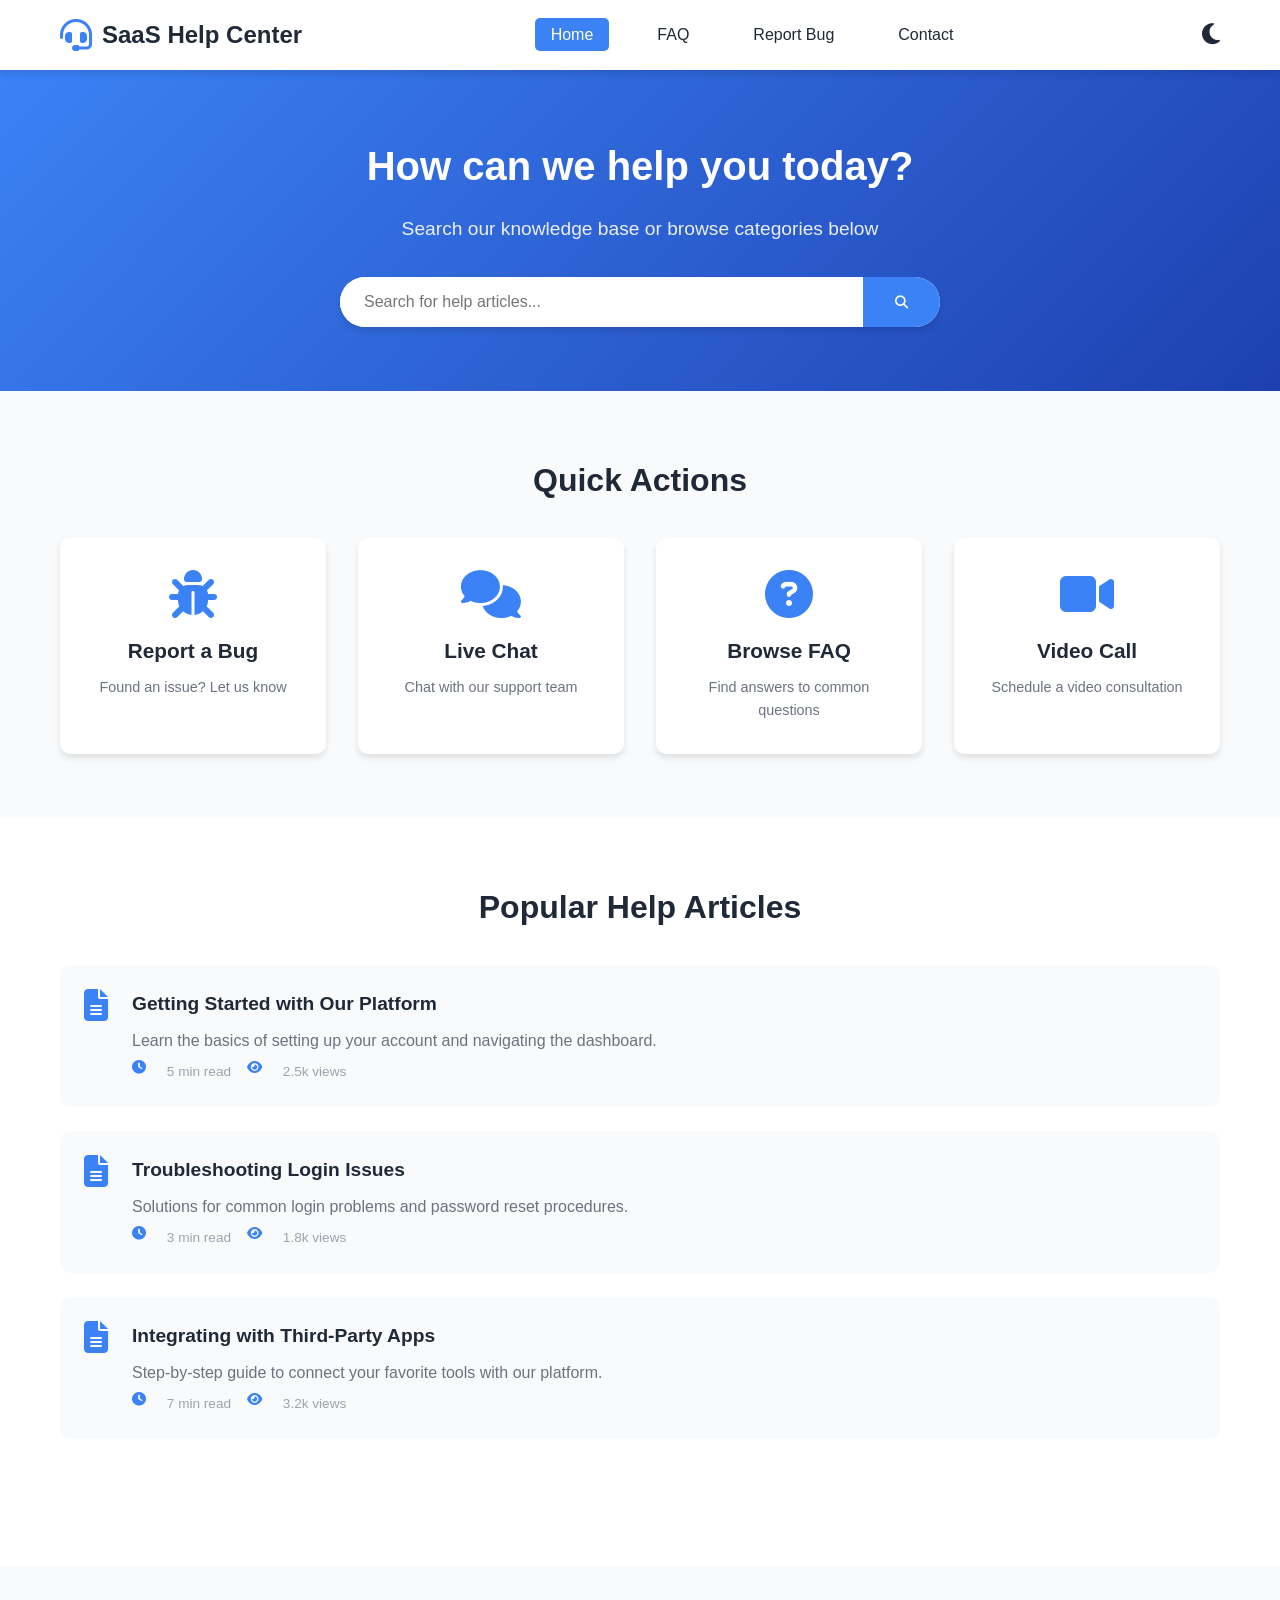
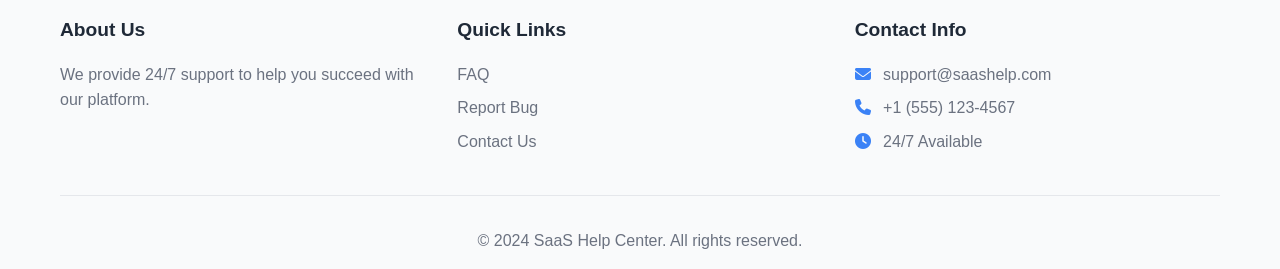
<file: index.html>
<!doctype html>
<html lang="en">
    <head>
        <meta charset="UTF-8" />
        <meta name="viewport" content="width=device-width, initial-scale=1.0" />
        <title>SaaS Help Center - Support Portal</title>

        <!-- CSS Files -->
        <link rel="stylesheet" href="css/style.css" />
        <link rel="stylesheet" href="css/responsive.css" />
        <link rel="stylesheet" href="css/animations.css" />

        <!-- jQuery CDN -->
        <script src="https://code.jquery.com/jquery-3.6.0.min.js"></script>

        <!-- Font Awesome for Icons -->
        <link rel="stylesheet" href="https://cdnjs.cloudflare.com/ajax/libs/font-awesome/6.4.0/css/all.min.css" />
    </head>
    <body>
        <!-- Header Section -->
        <header class="header">
            <div class="container">
                <div class="logo">
                    <i class="fas fa-headset"></i>
                    <h1>SaaS Help Center</h1>
                </div>
                <nav class="navbar">
                    <ul>
                        <li><a href="index.html" class="active">Home</a></li>
                        <li><a href="faq.html">FAQ</a></li>
                        <li><a href="bug-report.html">Report Bug</a></li>
                        <li><a href="contact.html">Contact</a></li>
                    </ul>
                </nav>
                <button id="theme-toggle" class="theme-toggle">
                    <i class="fas fa-moon"></i>
                </button>
            </div>
        </header>

        <!-- Hero Section with Search -->
        <section class="hero">
            <div class="container">
                <h2>How can we help you today?</h2>
                <p>Search our knowledge base or browse categories below</p>

                <div class="search-box">
                    <input type="text" id="search-input" placeholder="Search for help articles..." />
                    <button id="search-btn">
                        <i class="fas fa-search"></i>
                    </button>
                </div>

                <div id="search-results" class="search-results"></div>
            </div>
        </section>

        <!-- Quick Actions -->
        <section class="quick-actions">
            <div class="container">
                <h3>Quick Actions</h3>
                <div class="action-grid">
                    <a href="bug-report.html" class="action-card">
                        <i class="fas fa-bug"></i>
                        <h4>Report a Bug</h4>
                        <p>Found an issue? Let us know</p>
                    </a>
                    <a href="contact.html" class="action-card">
                        <i class="fas fa-comments"></i>
                        <h4>Live Chat</h4>
                        <p>Chat with our support team</p>
                    </a>
                    <a href="faq.html" class="action-card">
                        <i class="fas fa-question-circle"></i>
                        <h4>Browse FAQ</h4>
                        <p>Find answers to common questions</p>
                    </a>
                    <a href="contact.html" class="action-card">
                        <i class="fas fa-video"></i>
                        <h4>Video Call</h4>
                        <p>Schedule a video consultation</p>
                    </a>
                </div>
            </div>
        </section>

        <!-- Popular Articles -->
        <section class="popular-articles">
            <div class="container">
                <h3>Popular Help Articles</h3>
                <div class="articles-list">
                    <article class="article-item">
                        <i class="fas fa-file-alt"></i>
                        <div class="article-content">
                            <h4>Getting Started with Our Platform</h4>
                            <p>Learn the basics of setting up your account and navigating the dashboard.</p>
                            <span class="article-meta">
                                <i class="fas fa-clock"></i> 5 min read <i class="fas fa-eye"></i> 2.5k views
                            </span>
                        </div>
                    </article>
                    <article class="article-item">
                        <i class="fas fa-file-alt"></i>
                        <div class="article-content">
                            <h4>Troubleshooting Login Issues</h4>
                            <p>Solutions for common login problems and password reset procedures.</p>
                            <span class="article-meta">
                                <i class="fas fa-clock"></i> 3 min read <i class="fas fa-eye"></i> 1.8k views
                            </span>
                        </div>
                    </article>
                    <article class="article-item">
                        <i class="fas fa-file-alt"></i>
                        <div class="article-content">
                            <h4>Integrating with Third-Party Apps</h4>
                            <p>Step-by-step guide to connect your favorite tools with our platform.</p>
                            <span class="article-meta">
                                <i class="fas fa-clock"></i> 7 min read <i class="fas fa-eye"></i> 3.2k views
                            </span>
                        </div>
                    </article>
                </div>
            </div>
        </section>

        <!-- Footer -->
        <footer class="footer">
            <div class="container">
                <div class="footer-content">
                    <div class="footer-section">
                        <h4>About Us</h4>
                        <p>We provide 24/7 support to help you succeed with our platform.</p>
                    </div>
                    <div class="footer-section">
                        <h4>Quick Links</h4>
                        <ul>
                            <li><a href="faq.html">FAQ</a></li>
                            <li><a href="bug-report.html">Report Bug</a></li>
                            <li><a href="contact.html">Contact Us</a></li>
                        </ul>
                    </div>
                    <div class="footer-section">
                        <h4>Contact Info</h4>
                        <p><i class="fas fa-envelope"></i> support@saashelp.com</p>
                        <p><i class="fas fa-phone"></i> +1 (555) 123-4567</p>
                        <p><i class="fas fa-clock"></i> 24/7 Available</p>
                    </div>
                </div>
                <div class="footer-bottom">
                    <p>&copy; 2024 SaaS Help Center. All rights reserved.</p>
                </div>
            </div>
        </footer>

        <!-- JavaScript Files -->
        <script src="js/main.js"></script>
        <script src="js/search.js"></script>
    </body>
</html>
</file>
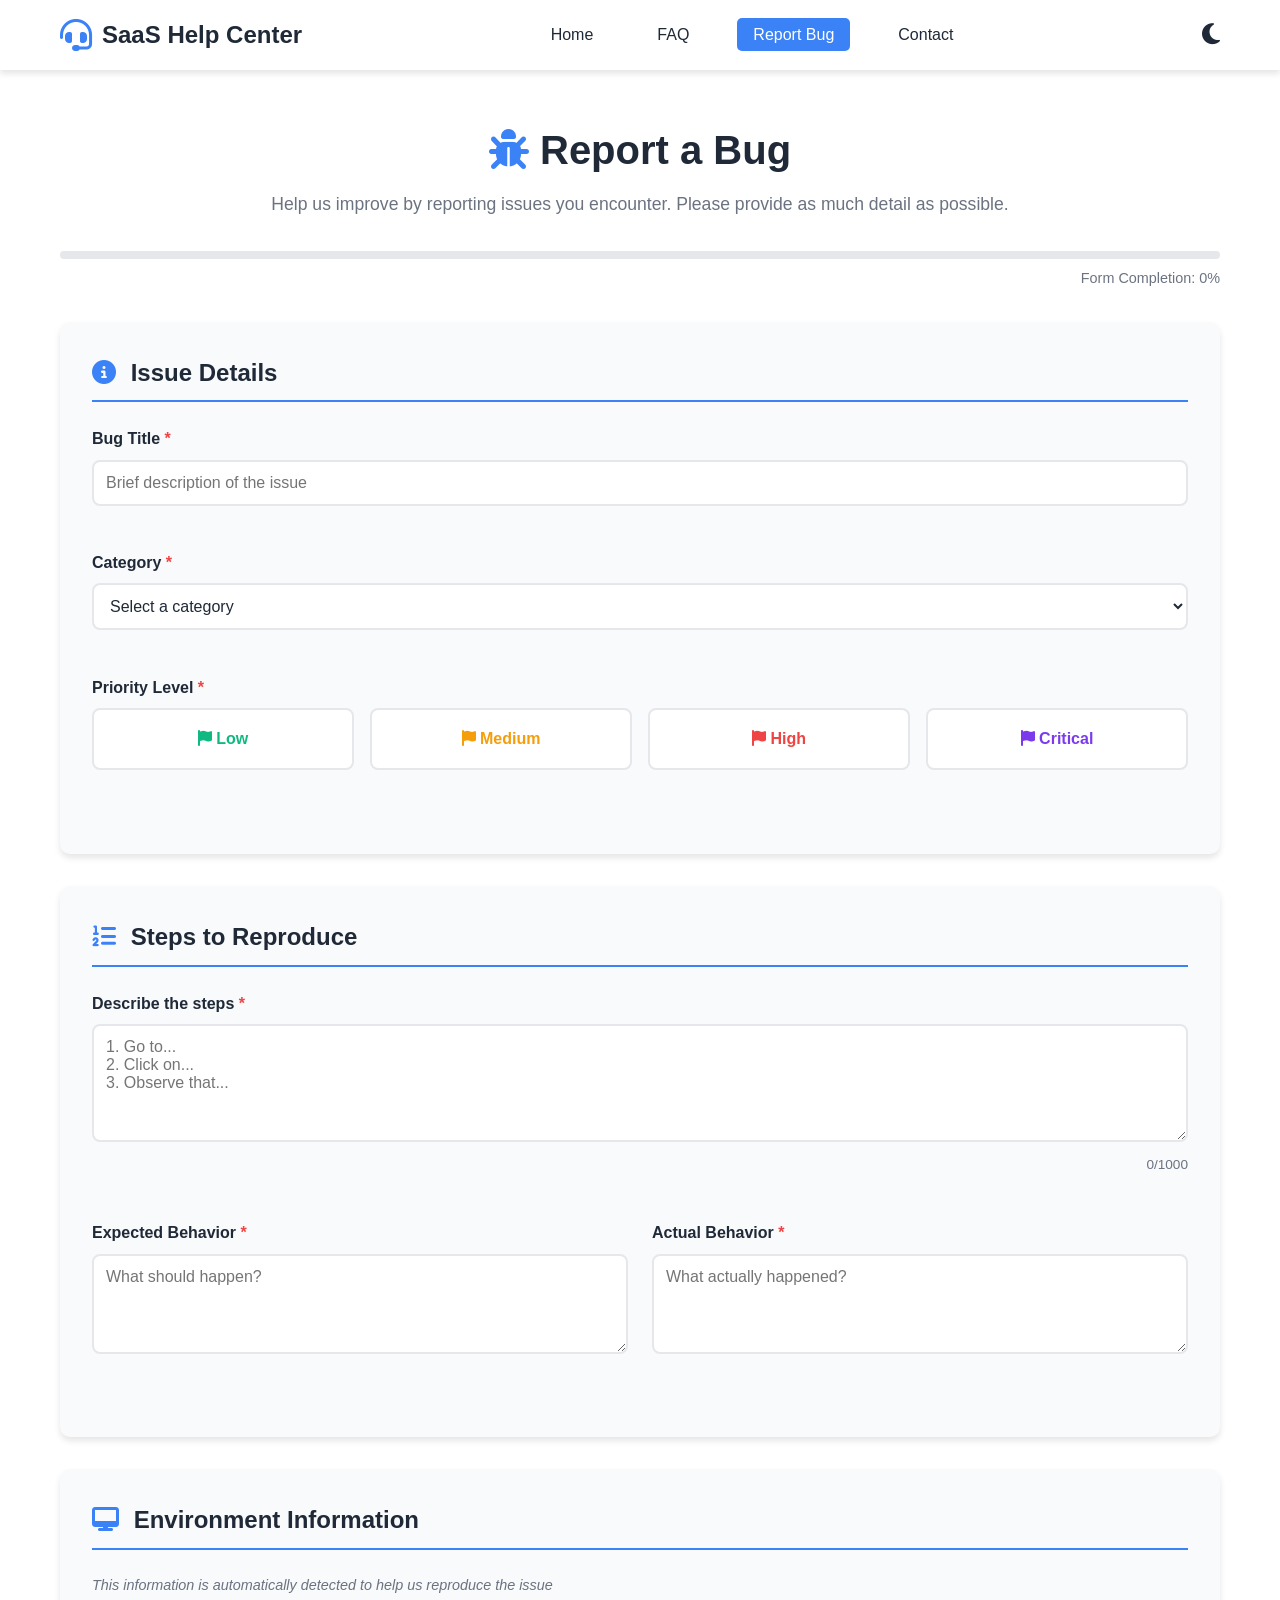
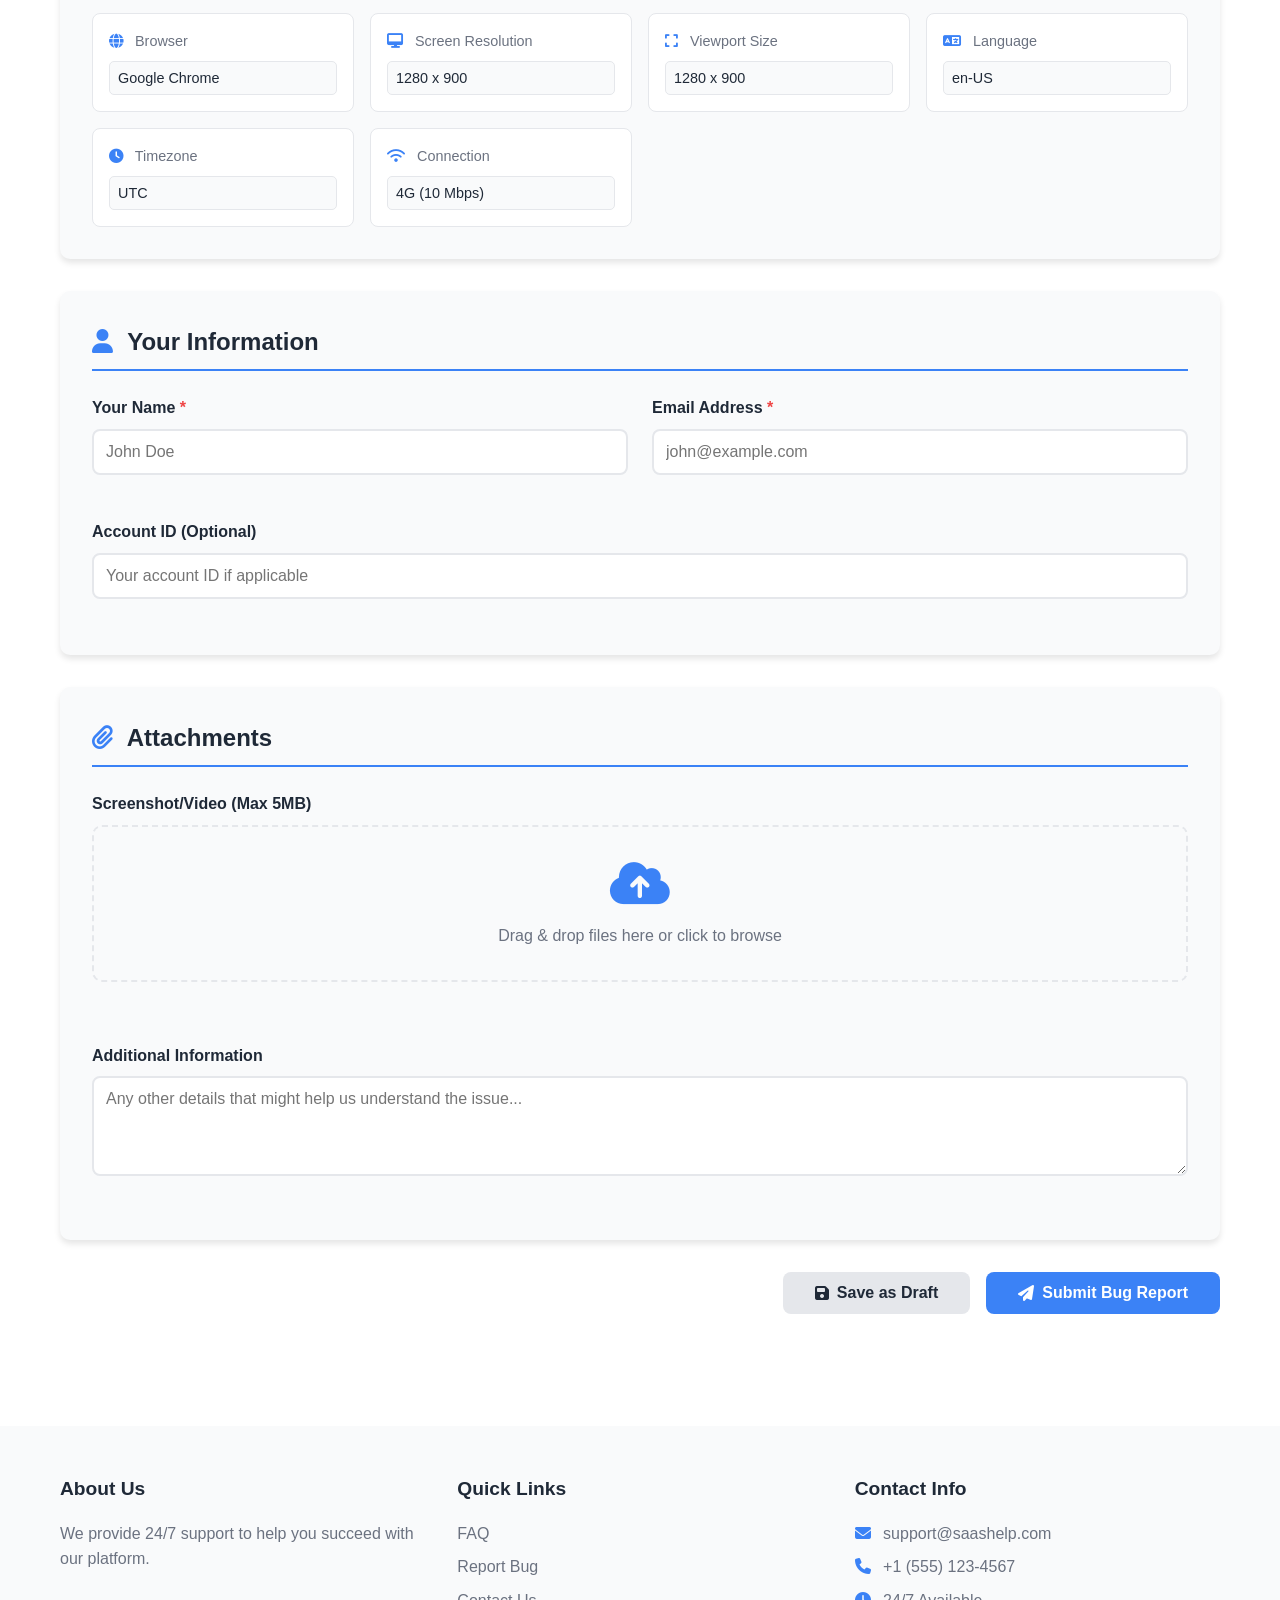
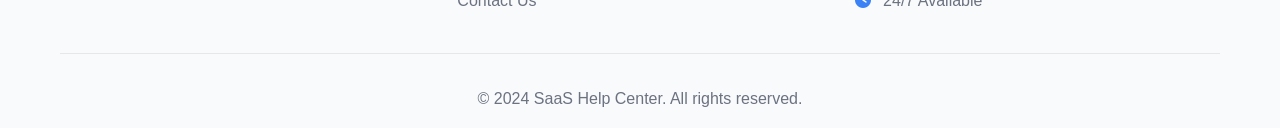
<file: bug-report.html>
<!doctype html>
<html lang="en">
    <head>
        <meta charset="UTF-8" />
        <meta name="viewport" content="width=device-width, initial-scale=1.0" />
        <title>Report a Bug - SaaS Help Center</title>

        <link rel="stylesheet" href="css/style.css" />
        <link rel="stylesheet" href="css/responsive.css" />
        <link rel="stylesheet" href="css/animations.css" />

        <script src="https://code.jquery.com/jquery-3.6.0.min.js"></script>
        <link rel="stylesheet" href="https://cdnjs.cloudflare.com/ajax/libs/font-awesome/6.4.0/css/all.min.css" />
    </head>
    <body>
        <header class="header">
            <div class="container">
                <div class="logo">
                    <i class="fas fa-headset"></i>
                    <h1>SaaS Help Center</h1>
                </div>
                <nav class="navbar">
                    <ul>
                        <li><a href="index.html">Home</a></li>
                        <li><a href="faq.html">FAQ</a></li>
                        <li><a href="bug-report.html" class="active">Report Bug</a></li>
                        <li><a href="contact.html">Contact</a></li>
                    </ul>
                </nav>
                <button id="theme-toggle" class="theme-toggle">
                    <i class="fas fa-moon"></i>
                </button>
            </div>
        </header>

        <section class="bug-report-section">
            <div class="container">
                <div class="page-header">
                    <h2><i class="fas fa-bug"></i> Report a Bug</h2>
                    <p>Help us improve by reporting issues you encounter. Please provide as much detail as possible.</p>
                </div>

                <div class="progress-bar">
                    <div class="progress-fill" id="progress-fill"></div>
                </div>
                <p class="progress-text">Form Completion: <span id="progress-percentage">0</span>%</p>

                <form id="bug-report-form" class="bug-form">
                    <div class="form-section">
                        <h3><i class="fas fa-info-circle"></i> Issue Details</h3>

                        <div class="form-group">
                            <label for="bug-title">Bug Title <span class="required">*</span></label>
                            <input
                                type="text"
                                id="bug-title"
                                name="bug-title"
                                placeholder="Brief description of the issue"
                                required
                            />
                            <span class="error-message" id="title-error"></span>
                        </div>

                        <div class="form-group">
                            <label for="bug-category">Category <span class="required">*</span></label>
                            <select id="bug-category" name="bug-category" required>
                                <option value="">Select a category</option>
                                <option value="ui">UI/UX Issue</option>
                                <option value="functionality">Functionality Bug</option>
                                <option value="performance">Performance Issue</option>
                                <option value="security">Security Concern</option>
                                <option value="integration">Integration Problem</option>
                                <option value="other">Other</option>
                            </select>
                            <span class="error-message" id="category-error"></span>
                        </div>

                        <div class="form-group">
                            <label for="bug-priority">Priority Level <span class="required">*</span></label>
                            <div class="priority-options">
                                <label class="priority-option">
                                    <input type="radio" name="priority" value="low" required />
                                    <span class="priority-label low"> <i class="fas fa-flag"></i> Low </span>
                                </label>
                                <label class="priority-option">
                                    <input type="radio" name="priority" value="medium" />
                                    <span class="priority-label medium"> <i class="fas fa-flag"></i> Medium </span>
                                </label>
                                <label class="priority-option">
                                    <input type="radio" name="priority" value="high" />
                                    <span class="priority-label high"> <i class="fas fa-flag"></i> High </span>
                                </label>
                                <label class="priority-option">
                                    <input type="radio" name="priority" value="critical" />
                                    <span class="priority-label critical"> <i class="fas fa-flag"></i> Critical </span>
                                </label>
                            </div>
                            <span class="error-message" id="priority-error"></span>
                        </div>
                    </div>

                    <div class="form-section">
                        <h3><i class="fas fa-list-ol"></i> Steps to Reproduce</h3>

                        <div class="form-group">
                            <label for="steps">Describe the steps <span class="required">*</span></label>
                            <textarea
                                id="steps"
                                name="steps"
                                rows="5"
                                placeholder="1. Go to...&#10;2. Click on...&#10;3. Observe that..."
                                required
                            ></textarea>
                            <span class="char-count"><span id="steps-count">0</span>/1000</span>
                            <span class="error-message" id="steps-error"></span>
                        </div>

                        <div class="form-row">
                            <div class="form-group">
                                <label for="expected">Expected Behavior <span class="required">*</span></label>
                                <textarea
                                    id="expected"
                                    name="expected"
                                    rows="3"
                                    placeholder="What should happen?"
                                    required
                                ></textarea>
                                <span class="error-message" id="expected-error"></span>
                            </div>

                            <div class="form-group">
                                <label for="actual">Actual Behavior <span class="required">*</span></label>
                                <textarea
                                    id="actual"
                                    name="actual"
                                    rows="3"
                                    placeholder="What actually happened?"
                                    required
                                ></textarea>
                                <span class="error-message" id="actual-error"></span>
                            </div>
                        </div>
                    </div>

                    <div class="form-section">
                        <h3><i class="fas fa-desktop"></i> Environment Information</h3>
                        <p class="section-note">
                            This information is automatically detected to help us reproduce the issue
                        </p>

                        <div class="env-info-grid">
                            <div class="env-info-item">
                                <label><i class="fas fa-globe"></i> Browser</label>
                                <input type="text" id="browser-info" readonly />
                            </div>
                            <div class="env-info-item">
                                <label><i class="fas fa-desktop"></i> Screen Resolution</label>
                                <input type="text" id="screen-info" readonly />
                            </div>
                            <div class="env-info-item">
                                <label><i class="fas fa-expand"></i> Viewport Size</label>
                                <input type="text" id="viewport-info" readonly />
                            </div>
                            <div class="env-info-item">
                                <label><i class="fas fa-language"></i> Language</label>
                                <input type="text" id="language-info" readonly />
                            </div>
                            <div class="env-info-item">
                                <label><i class="fas fa-clock"></i> Timezone</label>
                                <input type="text" id="timezone-info" readonly />
                            </div>
                            <div class="env-info-item">
                                <label><i class="fas fa-wifi"></i> Connection</label>
                                <input type="text" id="connection-info" readonly />
                            </div>
                        </div>
                    </div>

                    <div class="form-section">
                        <h3><i class="fas fa-user"></i> Your Information</h3>

                        <div class="form-row">
                            <div class="form-group">
                                <label for="user-name">Your Name <span class="required">*</span></label>
                                <input type="text" id="user-name" name="user-name" placeholder="John Doe" required />
                                <span class="error-message" id="name-error"></span>
                            </div>

                            <div class="form-group">
                                <label for="user-email">Email Address <span class="required">*</span></label>
                                <input
                                    type="email"
                                    id="user-email"
                                    name="user-email"
                                    placeholder="john@example.com"
                                    required
                                />
                                <span class="error-message" id="email-error"></span>
                            </div>
                        </div>

                        <div class="form-group">
                            <label for="user-account">Account ID (Optional)</label>
                            <input
                                type="text"
                                id="user-account"
                                name="user-account"
                                placeholder="Your account ID if applicable"
                            />
                        </div>
                    </div>

                    <div class="form-section">
                        <h3><i class="fas fa-paperclip"></i> Attachments</h3>

                        <div class="form-group">
                            <label for="screenshot">Screenshot/Video (Max 5MB)</label>
                            <div class="file-upload-area" id="file-upload-area">
                                <i class="fas fa-cloud-upload-alt"></i>
                                <p>Drag & drop files here or click to browse</p>
                                <input
                                    type="file"
                                    id="screenshot"
                                    name="screenshot"
                                    accept="image/*,video/*"
                                    multiple
                                />
                            </div>
                            <div id="file-preview" class="file-preview"></div>
                            <span class="error-message" id="file-error"></span>
                        </div>

                        <div class="form-group">
                            <label for="additional-info">Additional Information</label>
                            <textarea
                                id="additional-info"
                                name="additional-info"
                                rows="3"
                                placeholder="Any other details that might help us understand the issue..."
                            ></textarea>
                        </div>
                    </div>

                    <div class="form-actions">
                        <button type="button" class="btn btn-secondary" id="save-draft">
                            <i class="fas fa-save"></i> Save as Draft
                        </button>
                        <button type="submit" class="btn btn-primary" id="submit-btn">
                            <i class="fas fa-paper-plane"></i> Submit Bug Report
                        </button>
                    </div>
                </form>

                <div id="success-message" class="success-message" style="display: none">
                    <i class="fas fa-check-circle"></i>
                    <h3>Bug Report Submitted Successfully!</h3>
                    <p>Thank you for helping us improve. Our team will review your report and get back to you soon.</p>
                    <p><strong>Reference ID:</strong> <span id="reference-id"></span></p>
                    <button class="btn btn-primary" onclick="location.reload()">
                        <i class="fas fa-plus"></i> Submit Another Report
                    </button>
                </div>
            </div>
        </section>

        <footer class="footer">
            <div class="container">
                <div class="footer-content">
                    <div class="footer-section">
                        <h4>About Us</h4>
                        <p>We provide 24/7 support to help you succeed with our platform.</p>
                    </div>
                    <div class="footer-section">
                        <h4>Quick Links</h4>
                        <ul>
                            <li><a href="faq.html">FAQ</a></li>
                            <li><a href="bug-report.html">Report Bug</a></li>
                            <li><a href="contact.html">Contact Us</a></li>
                        </ul>
                    </div>
                    <div class="footer-section">
                        <h4>Contact Info</h4>
                        <p><i class="fas fa-envelope"></i> support@saashelp.com</p>
                        <p><i class="fas fa-phone"></i> +1 (555) 123-4567</p>
                        <p><i class="fas fa-clock"></i> 24/7 Available</p>
                    </div>
                </div>
                <div class="footer-bottom">
                    <p>&copy; 2024 SaaS Help Center. All rights reserved.</p>
                </div>
            </div>
        </footer>

        <script src="js/main.js"></script>
        <script src="js/bug-report.js"></script>
        <script src="js/form-validation.js"></script>
    </body>
</html>
</file>
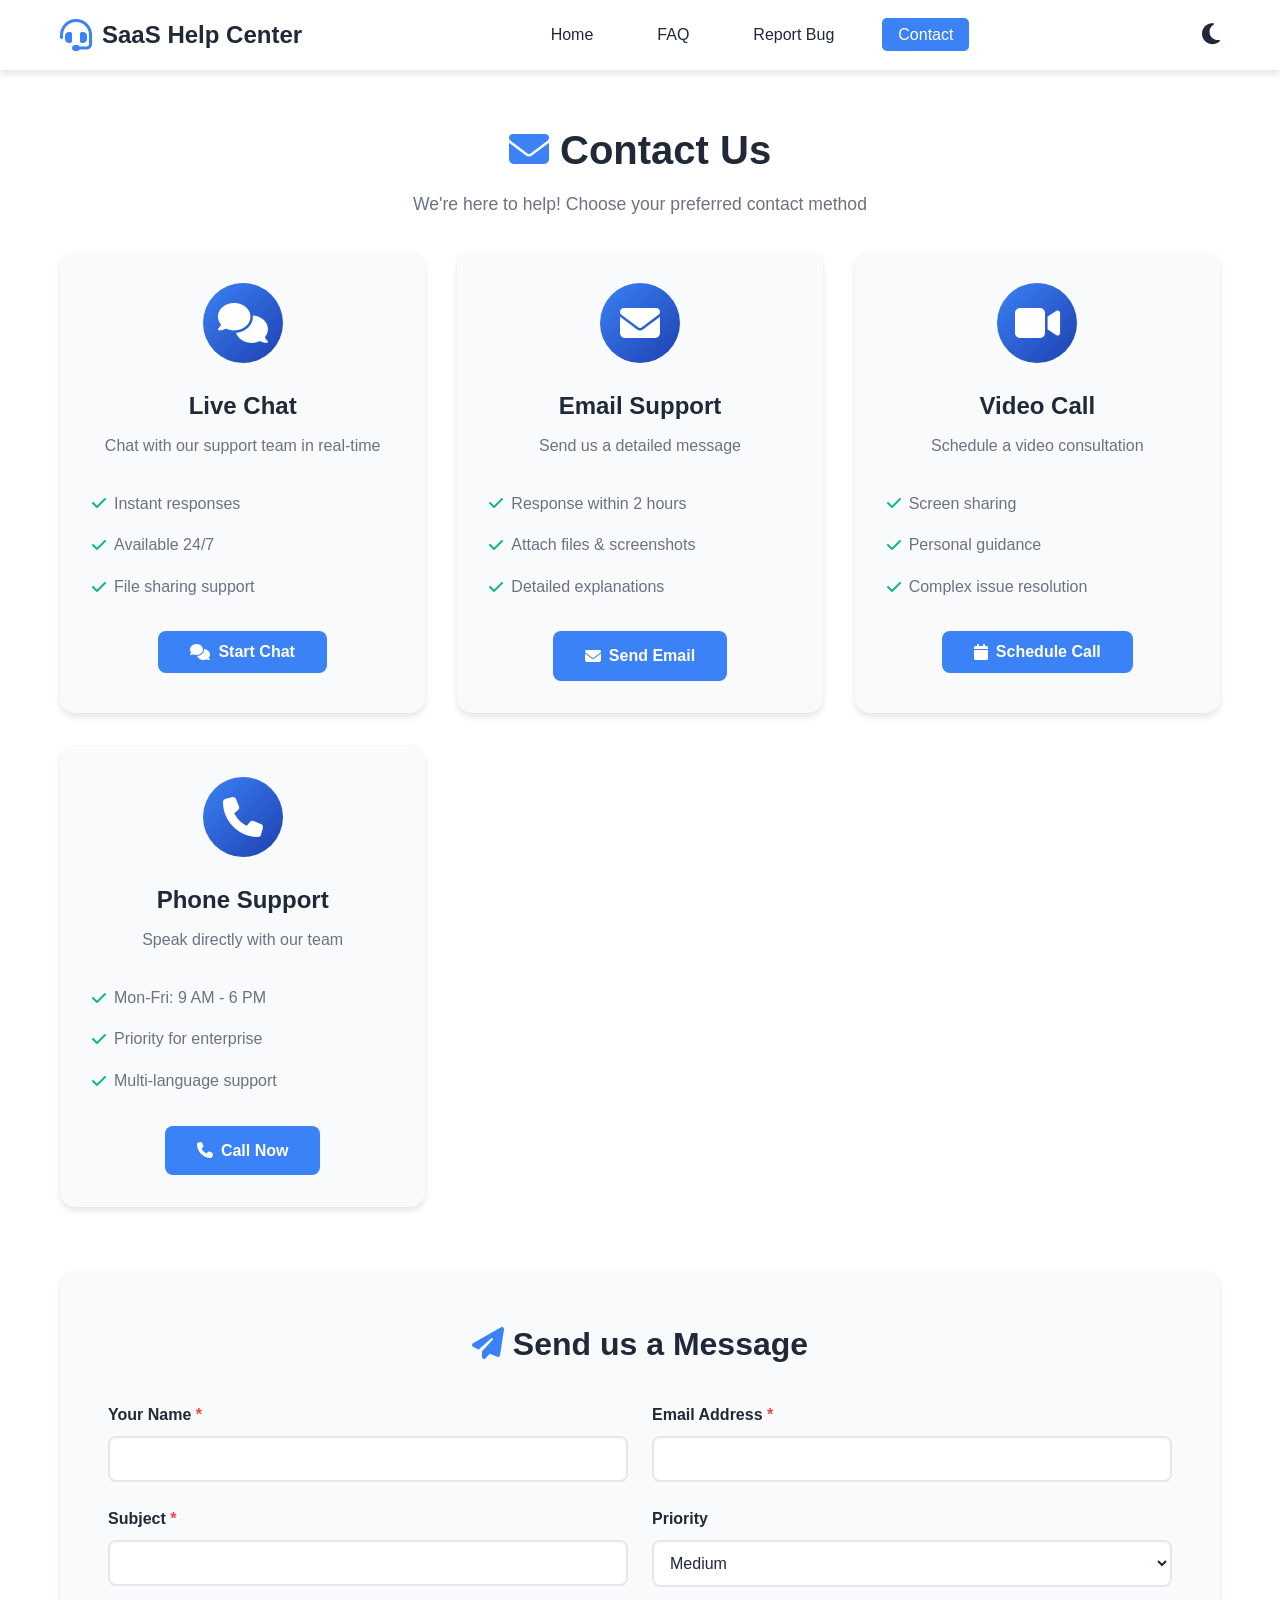
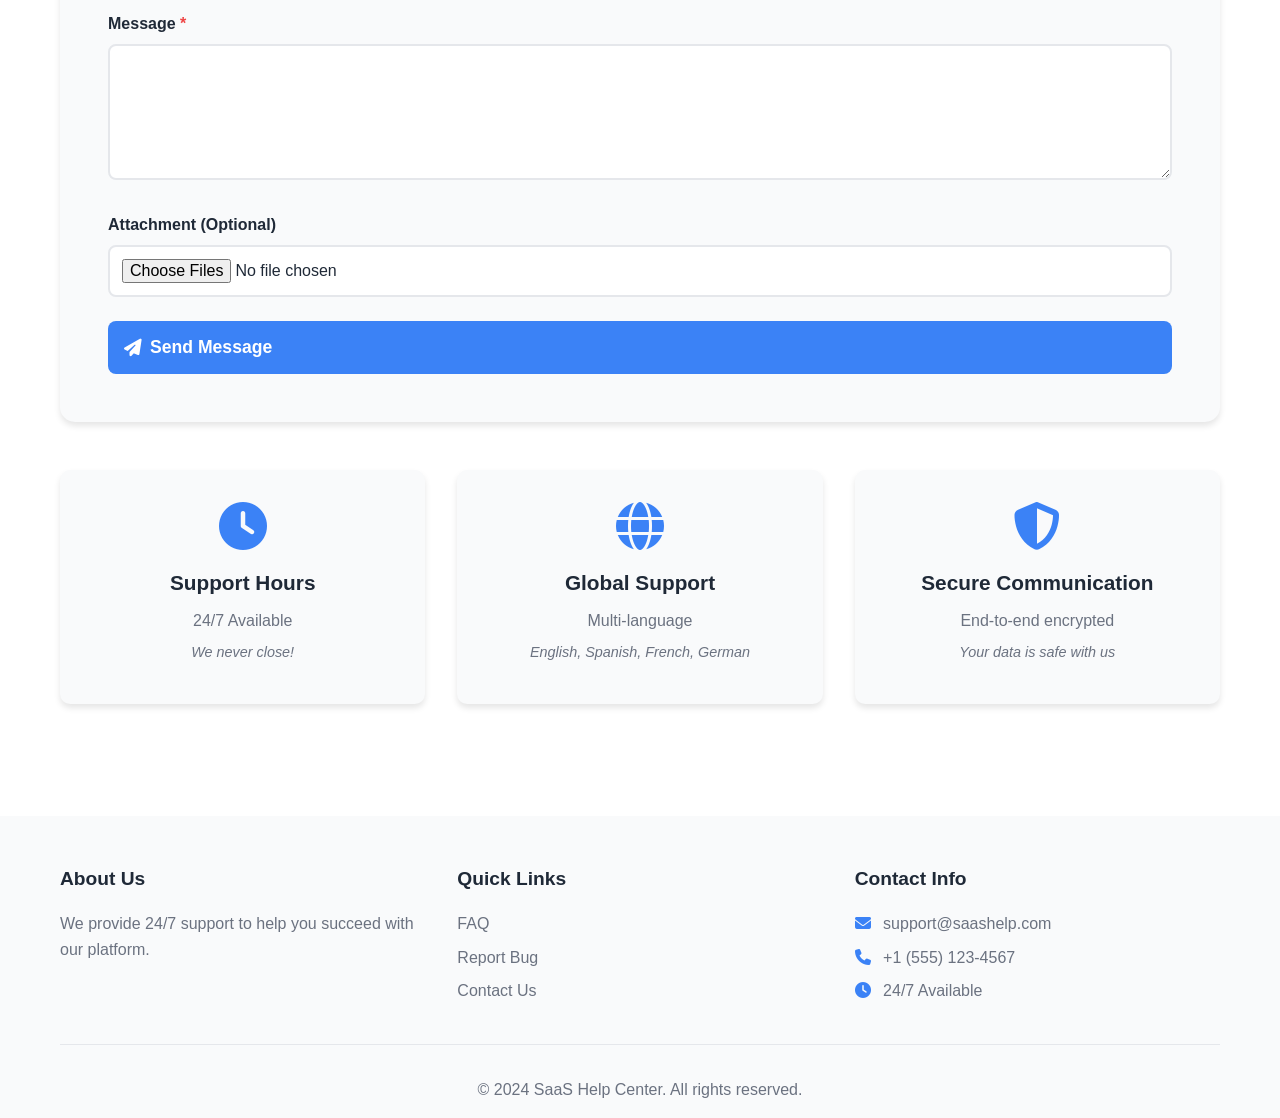
<file: contact.html>
<!doctype html>
<html lang="en">
    <head>
        <meta charset="UTF-8" />
        <meta name="viewport" content="width=device-width, initial-scale=1.0" />
        <title>Contact Us - SaaS Help Center</title>

        <link rel="stylesheet" href="css/style.css" />
        <link rel="stylesheet" href="css/responsive.css" />
        <link rel="stylesheet" href="css/animations.css" />

        <script src="https://code.jquery.com/jquery-3.6.0.min.js"></script>
        <link rel="stylesheet" href="https://cdnjs.cloudflare.com/ajax/libs/font-awesome/6.4.0/css/all.min.css" />
    </head>
    <body>
        <header class="header">
            <div class="container">
                <div class="logo">
                    <i class="fas fa-headset"></i>
                    <h1>SaaS Help Center</h1>
                </div>
                <nav class="navbar">
                    <ul>
                        <li><a href="index.html">Home</a></li>
                        <li><a href="faq.html">FAQ</a></li>
                        <li><a href="bug-report.html">Report Bug</a></li>
                        <li><a href="contact.html" class="active">Contact</a></li>
                    </ul>
                </nav>
                <button id="theme-toggle" class="theme-toggle">
                    <i class="fas fa-moon"></i>
                </button>
            </div>
        </header>

        <section class="contact-section">
            <div class="container">
                <div class="page-header">
                    <h2><i class="fas fa-envelope"></i> Contact Us</h2>
                    <p>We're here to help! Choose your preferred contact method</p>
                </div>

                <div class="contact-options">
                    <div class="contact-card">
                        <div class="contact-icon">
                            <i class="fas fa-comments"></i>
                        </div>
                        <h3>Live Chat</h3>
                        <p>Chat with our support team in real-time</p>
                        <ul class="contact-features">
                            <li><i class="fas fa-check"></i> Instant responses</li>
                            <li><i class="fas fa-check"></i> Available 24/7</li>
                            <li><i class="fas fa-check"></i> File sharing support</li>
                        </ul>
                        <button class="btn btn-primary" id="start-chat">
                            <i class="fas fa-comments"></i> Start Chat
                        </button>
                    </div>

                    <div class="contact-card">
                        <div class="contact-icon">
                            <i class="fas fa-envelope"></i>
                        </div>
                        <h3>Email Support</h3>
                        <p>Send us a detailed message</p>
                        <ul class="contact-features">
                            <li><i class="fas fa-check"></i> Response within 2 hours</li>
                            <li><i class="fas fa-check"></i> Attach files & screenshots</li>
                            <li><i class="fas fa-check"></i> Detailed explanations</li>
                        </ul>
                        <a href="mailto:support@saashelp.com" class="btn btn-primary">
                            <i class="fas fa-envelope"></i> Send Email
                        </a>
                    </div>

                    <div class="contact-card">
                        <div class="contact-icon">
                            <i class="fas fa-video"></i>
                        </div>
                        <h3>Video Call</h3>
                        <p>Schedule a video consultation</p>
                        <ul class="contact-features">
                            <li><i class="fas fa-check"></i> Screen sharing</li>
                            <li><i class="fas fa-check"></i> Personal guidance</li>
                            <li><i class="fas fa-check"></i> Complex issue resolution</li>
                        </ul>
                        <button class="btn btn-primary" id="schedule-call">
                            <i class="fas fa-calendar"></i> Schedule Call
                        </button>
                    </div>

                    <div class="contact-card">
                        <div class="contact-icon">
                            <i class="fas fa-phone"></i>
                        </div>
                        <h3>Phone Support</h3>
                        <p>Speak directly with our team</p>
                        <ul class="contact-features">
                            <li><i class="fas fa-check"></i> Mon-Fri: 9 AM - 6 PM</li>
                            <li><i class="fas fa-check"></i> Priority for enterprise</li>
                            <li><i class="fas fa-check"></i> Multi-language support</li>
                        </ul>
                        <a href="tel:+15551234567" class="btn btn-primary"> <i class="fas fa-phone"></i> Call Now </a>
                    </div>
                </div>

                <div class="contact-form-section">
                    <h3><i class="fas fa-paper-plane"></i> Send us a Message</h3>
                    <form id="contact-form" class="contact-form">
                        <div class="form-row">
                            <div class="form-group">
                                <label for="contact-name">Your Name <span class="required">*</span></label>
                                <input type="text" id="contact-name" name="name" required />
                            </div>
                            <div class="form-group">
                                <label for="contact-email">Email Address <span class="required">*</span></label>
                                <input type="email" id="contact-email" name="email" required />
                            </div>
                        </div>

                        <div class="form-row">
                            <div class="form-group">
                                <label for="contact-subject">Subject <span class="required">*</span></label>
                                <input type="text" id="contact-subject" name="subject" required />
                            </div>
                            <div class="form-group">
                                <label for="contact-priority">Priority</label>
                                <select id="contact-priority" name="priority">
                                    <option value="low">Low</option>
                                    <option value="medium" selected>Medium</option>
                                    <option value="high">High</option>
                                    <option value="urgent">Urgent</option>
                                </select>
                            </div>
                        </div>

                        <div class="form-group">
                            <label for="contact-message">Message <span class="required">*</span></label>
                            <textarea id="contact-message" name="message" rows="6" required></textarea>
                        </div>

                        <div class="form-group">
                            <label for="contact-attachment">Attachment (Optional)</label>
                            <input type="file" id="contact-attachment" name="attachment" multiple />
                        </div>

                        <button type="submit" class="btn btn-primary">
                            <i class="fas fa-paper-plane"></i> Send Message
                        </button>
                    </form>
                </div>

                <div class="contact-info-grid">
                    <div class="info-card">
                        <i class="fas fa-clock"></i>
                        <h4>Support Hours</h4>
                        <p>24/7 Available</p>
                        <p class="info-note">We never close!</p>
                    </div>
                    <div class="info-card">
                        <i class="fas fa-globe"></i>
                        <h4>Global Support</h4>
                        <p>Multi-language</p>
                        <p class="info-note">English, Spanish, French, German</p>
                    </div>
                    <div class="info-card">
                        <i class="fas fa-shield-alt"></i>
                        <h4>Secure Communication</h4>
                        <p>End-to-end encrypted</p>
                        <p class="info-note">Your data is safe with us</p>
                    </div>
                </div>
            </div>
        </section>

        <footer class="footer">
            <div class="container">
                <div class="footer-content">
                    <div class="footer-section">
                        <h4>About Us</h4>
                        <p>We provide 24/7 support to help you succeed with our platform.</p>
                    </div>
                    <div class="footer-section">
                        <h4>Quick Links</h4>
                        <ul>
                            <li><a href="faq.html">FAQ</a></li>
                            <li><a href="bug-report.html">Report Bug</a></li>
                            <li><a href="contact.html">Contact Us</a></li>
                        </ul>
                    </div>
                    <div class="footer-section">
                        <h4>Contact Info</h4>
                        <p><i class="fas fa-envelope"></i> support@saashelp.com</p>
                        <p><i class="fas fa-phone"></i> +1 (555) 123-4567</p>
                        <p><i class="fas fa-clock"></i> 24/7 Available</p>
                    </div>
                </div>
                <div class="footer-bottom">
                    <p>&copy; 2024 SaaS Help Center. All rights reserved.</p>
                </div>
            </div>
        </footer>

        <script src="js/main.js"></script>
        <script src="js/contact.js"></script>
    </body>
</html>
</file>
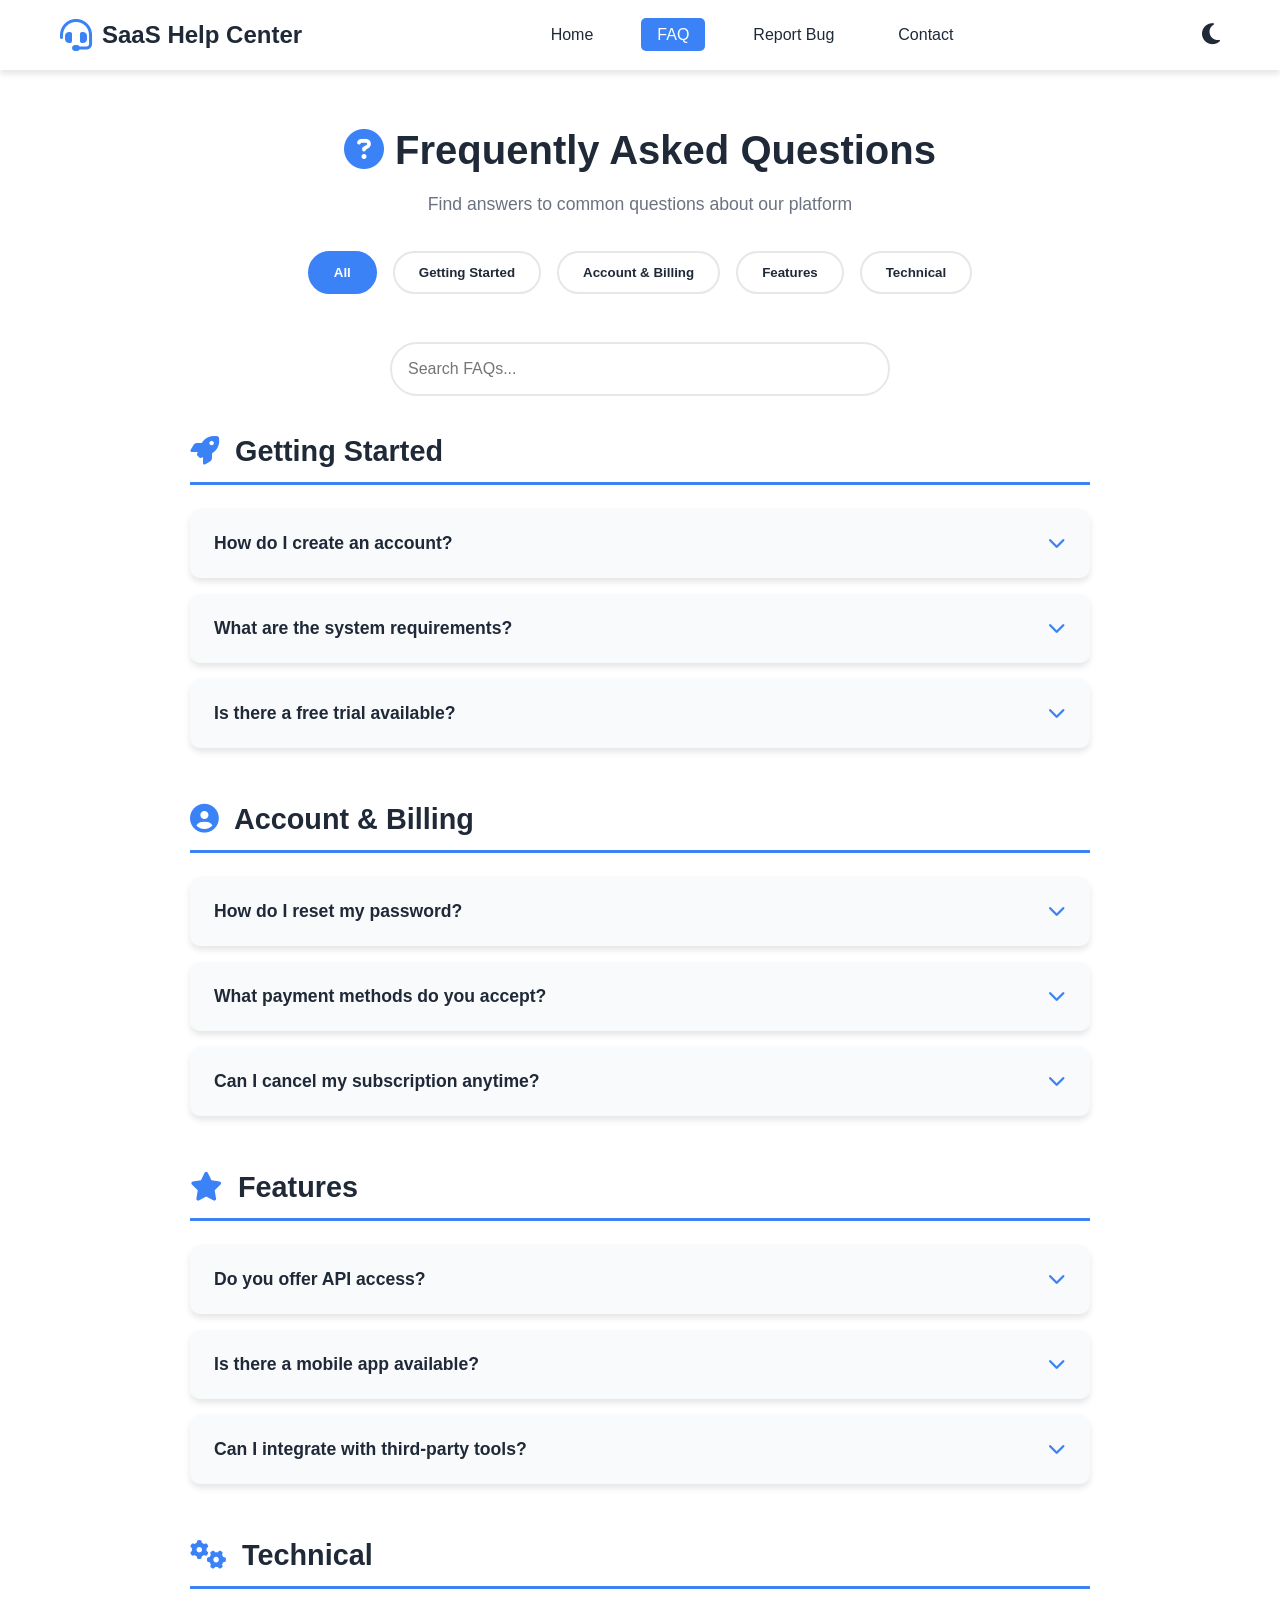
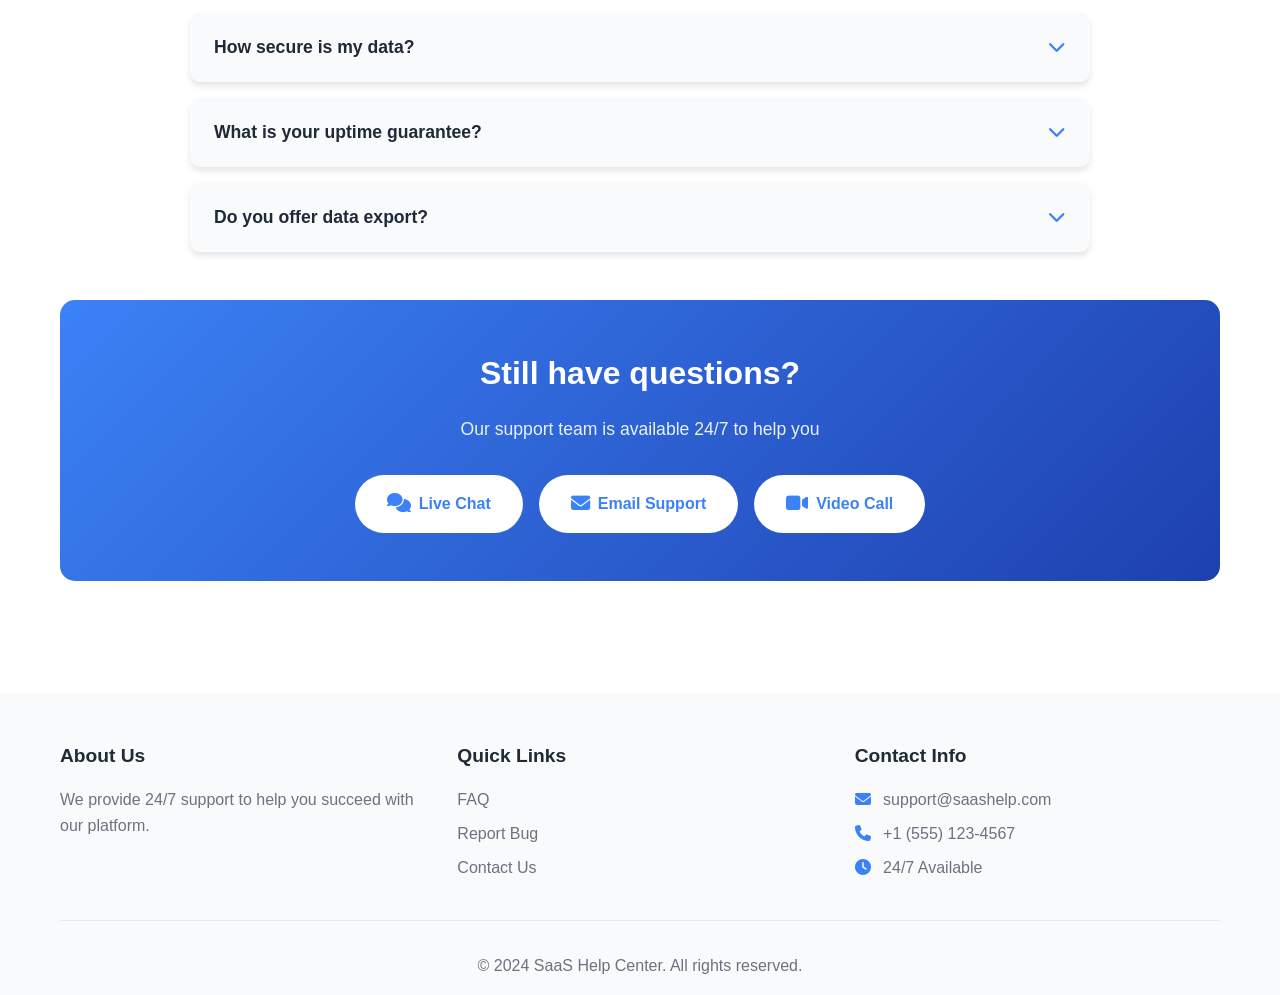
<file: faq.html>
<!doctype html>
<html lang="en">
    <head>
        <meta charset="UTF-8" />
        <meta name="viewport" content="width=device-width, initial-scale=1.0" />
        <title>FAQ - SaaS Help Center</title>

        <link rel="stylesheet" href="css/style.css" />
        <link rel="stylesheet" href="css/responsive.css" />
        <link rel="stylesheet" href="css/animations.css" />

        <script src="https://code.jquery.com/jquery-3.6.0.min.js"></script>
        <link rel="stylesheet" href="https://cdnjs.cloudflare.com/ajax/libs/font-awesome/6.4.0/css/all.min.css" />
    </head>
    <body>
        <header class="header">
            <div class="container">
                <div class="logo">
                    <i class="fas fa-headset"></i>
                    <h1>SaaS Help Center</h1>
                </div>
                <nav class="navbar">
                    <ul>
                        <li><a href="index.html">Home</a></li>
                        <li><a href="faq.html" class="active">FAQ</a></li>
                        <li><a href="bug-report.html">Report Bug</a></li>
                        <li><a href="contact.html">Contact</a></li>
                    </ul>
                </nav>
                <button id="theme-toggle" class="theme-toggle">
                    <i class="fas fa-moon"></i>
                </button>
            </div>
        </header>

        <section class="faq-section">
            <div class="container">
                <div class="page-header">
                    <h2><i class="fas fa-question-circle"></i> Frequently Asked Questions</h2>
                    <p>Find answers to common questions about our platform</p>
                </div>

                <div class="faq-filter">
                    <button class="filter-btn active" data-category="all">All</button>
                    <button class="filter-btn" data-category="getting-started">Getting Started</button>
                    <button class="filter-btn" data-category="account">Account & Billing</button>
                    <button class="filter-btn" data-category="features">Features</button>
                    <button class="filter-btn" data-category="technical">Technical</button>
                </div>

                <div class="faq-container">
                    <div class="faq-category" data-category="getting-started">
                        <h3 class="category-title"><i class="fas fa-rocket"></i> Getting Started</h3>

                        <div class="faq-item">
                            <button class="faq-question">
                                <span>How do I create an account?</span>
                                <i class="fas fa-chevron-down"></i>
                            </button>
                            <div class="faq-answer">
                                <p>To create an account:</p>
                                <ol>
                                    <li>Click on the "Sign Up" button on our homepage</li>
                                    <li>Enter your email address and create a password</li>
                                    <li>Verify your email address through the confirmation link</li>
                                    <li>Complete your profile setup</li>
                                    <li>Start using the platform!</li>
                                </ol>
                                <p><strong>Time required:</strong> Less than 2 minutes</p>
                            </div>
                        </div>

                        <div class="faq-item">
                            <button class="faq-question">
                                <span>What are the system requirements?</span>
                                <i class="fas fa-chevron-down"></i>
                            </button>
                            <div class="faq-answer">
                                <p>Our platform works on:</p>
                                <ul>
                                    <li><strong>Browsers:</strong> Chrome 80+, Firefox 75+, Safari 13+, Edge 80+</li>
                                    <li><strong>Operating Systems:</strong> Windows 10+, macOS 10.14+, Linux</li>
                                    <li><strong>Mobile:</strong> iOS 13+, Android 8+</li>
                                    <li><strong>Internet:</strong> Stable connection with at least 5 Mbps</li>
                                    <li><strong>RAM:</strong> Minimum 4GB recommended</li>
                                </ul>
                            </div>
                        </div>

                        <div class="faq-item">
                            <button class="faq-question">
                                <span>Is there a free trial available?</span>
                                <i class="fas fa-chevron-down"></i>
                            </button>
                            <div class="faq-answer">
                                <p>
                                    Yes! We offer a <strong>14-day free trial</strong> with full access to all features.
                                    No credit card required to start. You can upgrade to a paid plan anytime during or
                                    after the trial period.
                                </p>
                                <p><a href="contact.html">Contact our sales team</a> for enterprise trial options.</p>
                            </div>
                        </div>
                    </div>

                    <div class="faq-category" data-category="account">
                        <h3 class="category-title"><i class="fas fa-user-circle"></i> Account & Billing</h3>

                        <div class="faq-item">
                            <button class="faq-question">
                                <span>How do I reset my password?</span>
                                <i class="fas fa-chevron-down"></i>
                            </button>
                            <div class="faq-answer">
                                <p>To reset your password:</p>
                                <ol>
                                    <li>Click "Forgot Password" on the login page</li>
                                    <li>Enter your registered email address</li>
                                    <li>Check your email for the reset link (expires in 24 hours)</li>
                                    <li>Click the link and create a new password</li>
                                    <li>Log in with your new password</li>
                                </ol>
                                <p>
                                    <strong>Note:</strong> If you don't receive the email, check your spam folder or
                                    <a href="contact.html">contact support</a>.
                                </p>
                            </div>
                        </div>

                        <div class="faq-item">
                            <button class="faq-question">
                                <span>What payment methods do you accept?</span>
                                <i class="fas fa-chevron-down"></i>
                            </button>
                            <div class="faq-answer">
                                <p>We accept the following payment methods:</p>
                                <ul>
                                    <li><strong>Credit/Debit Cards:</strong> Visa, MasterCard, American Express</li>
                                    <li><strong>Digital Wallets:</strong> PayPal, Apple Pay, Google Pay</li>
                                    <li><strong>Bank Transfer:</strong> For annual enterprise plans</li>
                                    <li><strong>Cryptocurrency:</strong> Bitcoin, Ethereum (select regions)</li>
                                </ul>
                                <p>All transactions are secured with 256-bit SSL encryption.</p>
                            </div>
                        </div>

                        <div class="faq-item">
                            <button class="faq-question">
                                <span>Can I cancel my subscription anytime?</span>
                                <i class="fas fa-chevron-down"></i>
                            </button>
                            <div class="faq-answer">
                                <p>
                                    Yes, you can cancel your subscription at any time with no cancellation fees. Your
                                    access will continue until the end of your current billing period.
                                </p>
                                <p><strong>To cancel:</strong></p>
                                <ol>
                                    <li>Go to Settings → Billing</li>
                                    <li>Click "Cancel Subscription"</li>
                                    <li>Select a reason (optional)</li>
                                    <li>Confirm cancellation</li>
                                </ol>
                                <p>You can reactivate your account anytime within 30 days to retain your data.</p>
                            </div>
                        </div>
                    </div>

                    <div class="faq-category" data-category="features">
                        <h3 class="category-title"><i class="fas fa-star"></i> Features</h3>

                        <div class="faq-item">
                            <button class="faq-question">
                                <span>Do you offer API access?</span>
                                <i class="fas fa-chevron-down"></i>
                            </button>
                            <div class="faq-answer">
                                <p>Yes! We provide a comprehensive REST API for all paid plans. Features include:</p>
                                <ul>
                                    <li>Full CRUD operations for all resources</li>
                                    <li>Webhook support for real-time updates</li>
                                    <li>Rate limiting: 1000 requests/hour (Pro), 10000 requests/hour (Enterprise)</li>
                                    <li>OAuth 2.0 authentication</li>
                                    <li>Comprehensive API documentation</li>
                                </ul>
                                <p>
                                    <a href="contact.html">Contact us</a> for API documentation and access credentials.
                                </p>
                            </div>
                        </div>

                        <div class="faq-item">
                            <button class="faq-question">
                                <span>Is there a mobile app available?</span>
                                <i class="fas fa-chevron-down"></i>
                            </button>
                            <div class="faq-answer">
                                <p>Yes! Our mobile apps are available for:</p>
                                <ul>
                                    <li><strong>iOS:</strong> Download from the App Store (iOS 13+ required)</li>
                                    <li>
                                        <strong>Android:</strong> Download from Google Play Store (Android 8+ required)
                                    </li>
                                </ul>
                                <p>
                                    Mobile app features include offline mode, push notifications, and biometric
                                    authentication.
                                </p>
                            </div>
                        </div>

                        <div class="faq-item">
                            <button class="faq-question">
                                <span>Can I integrate with third-party tools?</span>
                                <i class="fas fa-chevron-down"></i>
                            </button>
                            <div class="faq-answer">
                                <p>Absolutely! We integrate with 100+ popular tools including:</p>
                                <ul>
                                    <li><strong>Communication:</strong> Slack, Microsoft Teams, Discord</li>
                                    <li><strong>Project Management:</strong> Jira, Trello, Asana, Monday.com</li>
                                    <li><strong>CRM:</strong> Salesforce, HubSpot, Zoho</li>
                                    <li><strong>Analytics:</strong> Google Analytics, Mixpanel, Amplitude</li>
                                    <li><strong>Payment:</strong> Stripe, PayPal, Square</li>
                                    <li><strong>Storage:</strong> Google Drive, Dropbox, OneDrive</li>
                                </ul>
                                <p>Custom integrations available through our API and Zapier.</p>
                            </div>
                        </div>
                    </div>

                    <div class="faq-category" data-category="technical">
                        <h3 class="category-title"><i class="fas fa-cogs"></i> Technical</h3>

                        <div class="faq-item">
                            <button class="faq-question">
                                <span>How secure is my data?</span>
                                <i class="fas fa-chevron-down"></i>
                            </button>
                            <div class="faq-answer">
                                <p>Security is our top priority. We implement:</p>
                                <ul>
                                    <li>
                                        <strong>Encryption:</strong> 256-bit AES encryption at rest, TLS 1.3 in transit
                                    </li>
                                    <li><strong>Compliance:</strong> SOC 2 Type II, GDPR, HIPAA, CCPA compliant</li>
                                    <li>
                                        <strong>Authentication:</strong> Two-factor authentication (2FA), SSO support
                                    </li>
                                    <li><strong>Backups:</strong> Daily automated backups with 30-day retention</li>
                                    <li><strong>Infrastructure:</strong> AWS-hosted with 99.99% uptime SLA</li>
                                    <li><strong>Monitoring:</strong> 24/7 security monitoring and threat detection</li>
                                </ul>
                                <p>Read our <a href="#">Security Whitepaper</a> for detailed information.</p>
                            </div>
                        </div>

                        <div class="faq-item">
                            <button class="faq-question">
                                <span>What is your uptime guarantee?</span>
                                <i class="fas fa-chevron-down"></i>
                            </button>
                            <div class="faq-answer">
                                <p>
                                    We guarantee <strong>99.99% uptime</strong> for all paid plans, backed by our SLA.
                                </p>
                                <p>
                                    <strong>Current status:</strong> Check our <a href="#">Status Page</a> for real-time
                                    updates.
                                </p>
                                <p><strong>Historical uptime:</strong></p>
                                <ul>
                                    <li>Last 30 days: 99.998%</li>
                                    <li>Last 90 days: 99.995%</li>
                                    <li>Last 12 months: 99.992%</li>
                                </ul>
                            </div>
                        </div>

                        <div class="faq-item">
                            <button class="faq-question">
                                <span>Do you offer data export?</span>
                                <i class="fas fa-chevron-down"></i>
                            </button>
                            <div class="faq-answer">
                                <p>Yes! You can export all your data anytime in multiple formats:</p>
                                <ul>
                                    <li><strong>Formats:</strong> CSV, JSON, XML, PDF</li>
                                    <li><strong>Data included:</strong> All account data, files, settings, history</li>
                                    <li><strong>Export methods:</strong> Manual export from Settings, API access</li>
                                    <li>
                                        <strong>Scheduled exports:</strong> Set up automatic daily/weekly/monthly
                                        exports
                                    </li>
                                </ul>
                                <p>
                                    <strong>Note:</strong> Large exports may take time to process. You'll receive an
                                    email notification when ready.
                                </p>
                            </div>
                        </div>
                    </div>
                </div>

                <div class="still-need-help">
                    <h3>Still have questions?</h3>
                    <p>Our support team is available 24/7 to help you</p>
                    <div class="help-options">
                        <a href="contact.html" class="help-btn">
                            <i class="fas fa-comments"></i>
                            <span>Live Chat</span>
                        </a>
                        <a href="contact.html" class="help-btn">
                            <i class="fas fa-envelope"></i>
                            <span>Email Support</span>
                        </a>
                        <a href="contact.html" class="help-btn">
                            <i class="fas fa-video"></i>
                            <span>Video Call</span>
                        </a>
                    </div>
                </div>
            </div>
        </section>

        <footer class="footer">
            <div class="container">
                <div class="footer-content">
                    <div class="footer-section">
                        <h4>About Us</h4>
                        <p>We provide 24/7 support to help you succeed with our platform.</p>
                    </div>
                    <div class="footer-section">
                        <h4>Quick Links</h4>
                        <ul>
                            <li><a href="faq.html">FAQ</a></li>
                            <li><a href="bug-report.html">Report Bug</a></li>
                            <li><a href="contact.html">Contact Us</a></li>
                        </ul>
                    </div>
                    <div class="footer-section">
                        <h4>Contact Info</h4>
                        <p><i class="fas fa-envelope"></i> support@saashelp.com</p>
                        <p><i class="fas fa-phone"></i> +1 (555) 123-4567</p>
                        <p><i class="fas fa-clock"></i> 24/7 Available</p>
                    </div>
                </div>
                <div class="footer-bottom">
                    <p>&copy; 2024 SaaS Help Center. All rights reserved.</p>
                </div>
            </div>
        </footer>

        <script src="js/main.js"></script>
        <script src="js/faq.js"></script>
    </body>
</html>
</file>
<file: css/style.css>
/* ===================================
   CSS Variables
   =================================== */
:root {
    --primary-color: #3b82f6;
    --secondary-color: #1e40af;
    --text-color: #1f2937;
    --bg-color: #ffffff;
    --card-bg: #f9fafb;
    --border-color: #e5e7eb;
    --shadow: 0 4px 6px rgba(0, 0, 0, 0.1);
    --transition: all 0.3s ease;
}

[data-theme="dark"] {
    --primary-color: #60a5fa;
    --secondary-color: #3b82f6;
    --text-color: #f9fafb;
    --bg-color: #1f2937;
    --card-bg: #374151;
    --border-color: #4b5563;
    --shadow: 0 4px 6px rgba(0, 0, 0, 0.3);
}

/* ===================================
   Reset & Base Styles
   =================================== */
* {
    margin: 0;
    padding: 0;
    box-sizing: border-box;
}

body {
    font-family: "Segoe UI", Tahoma, Geneva, Verdana, sans-serif;
    color: var(--text-color);
    background-color: var(--bg-color);
    line-height: 1.6;
    transition: var(--transition);
}

.container {
    max-width: 1200px;
    margin: 0 auto;
    padding: 0 20px;
}

a {
    text-decoration: none;
    color: var(--primary-color);
    transition: var(--transition);
}

a:hover {
    color: var(--secondary-color);
}

/* ===================================
   Header Styles
   =================================== */
.header {
    background-color: var(--bg-color);
    box-shadow: var(--shadow);
    position: sticky;
    top: 0;
    z-index: 1000;
}

.header .container {
    display: flex;
    justify-content: space-between;
    align-items: center;
    padding: 1rem 20px;
}

.logo {
    display: flex;
    align-items: center;
    gap: 10px;
}

.logo i {
    font-size: 2rem;
    color: var(--primary-color);
}

.logo h1 {
    font-size: 1.5rem;
    color: var(--text-color);
}

.navbar ul {
    display: flex;
    list-style: none;
    gap: 2rem;
}

.navbar a {
    color: var(--text-color);
    font-weight: 500;
    padding: 0.5rem 1rem;
    border-radius: 5px;
    transition: var(--transition);
}

.navbar a:hover,
.navbar a.active {
    background-color: var(--primary-color);
    color: white;
}

.theme-toggle {
    background: none;
    border: none;
    font-size: 1.5rem;
    color: var(--text-color);
    cursor: pointer;
    transition: var(--transition);
}

.theme-toggle:hover {
    color: var(--primary-color);
    transform: rotate(20deg);
}

/* ===================================
   Hero Section
   =================================== */
.hero {
    background: linear-gradient(135deg, var(--primary-color), var(--secondary-color));
    color: white;
    padding: 4rem 0;
    text-align: center;
}

.hero h2 {
    font-size: 2.5rem;
    margin-bottom: 1rem;
}

.hero p {
    font-size: 1.2rem;
    margin-bottom: 2rem;
    opacity: 0.9;
}

.search-box {
    max-width: 600px;
    margin: 0 auto;
    display: flex;
    background: white;
    border-radius: 50px;
    overflow: hidden;
    box-shadow: var(--shadow);
}

.search-box input {
    flex: 1;
    padding: 1rem 1.5rem;
    border: none;
    font-size: 1rem;
    outline: none;
}

.search-box button {
    padding: 1rem 2rem;
    background-color: var(--primary-color);
    color: white;
    border: none;
    cursor: pointer;
    transition: var(--transition);
}

.search-box button:hover {
    background-color: var(--secondary-color);
}

.search-results {
    max-width: 600px;
    margin: 1rem auto 0;
    background: white;
    border-radius: 10px;
    max-height: 300px;
    overflow-y: auto;
    display: none;
}

.search-results.active {
    display: block;
}

.search-result-item {
    padding: 1rem;
    border-bottom: 1px solid var(--border-color);
    cursor: pointer;
    transition: var(--transition);
}

.search-result-item:hover {
    background-color: var(--card-bg);
}

.search-result-item:last-child {
    border-bottom: none;
}

/* ===================================
   Quick Actions Section
   =================================== */
.quick-actions {
    padding: 4rem 0;
    background-color: var(--card-bg);
}

.quick-actions h3 {
    text-align: center;
    font-size: 2rem;
    margin-bottom: 2rem;
    color: var(--text-color);
}

.action-grid {
    display: grid;
    grid-template-columns: repeat(auto-fit, minmax(250px, 1fr));
    gap: 2rem;
}

.action-card {
    background: var(--bg-color);
    padding: 2rem;
    border-radius: 10px;
    text-align: center;
    box-shadow: var(--shadow);
    transition: var(--transition);
    color: var(--text-color);
}

.action-card:hover {
    transform: translateY(-5px);
    box-shadow: 0 8px 16px rgba(0, 0, 0, 0.15);
}

.action-card i {
    font-size: 3rem;
    color: var(--primary-color);
    margin-bottom: 1rem;
}

.action-card h4 {
    font-size: 1.3rem;
    margin-bottom: 0.5rem;
}

.action-card p {
    color: #6b7280;
    font-size: 0.9rem;
}

/* ===================================
   Popular Articles Section
   =================================== */
.popular-articles {
    padding: 4rem 0;
}

.popular-articles h3 {
    text-align: center;
    font-size: 2rem;
    margin-bottom: 2rem;
    color: var(--text-color);
}

.articles-list {
    display: flex;
    flex-direction: column;
    gap: 1.5rem;
}

.article-item {
    display: flex;
    gap: 1.5rem;
    padding: 1.5rem;
    background: var(--card-bg);
    border-radius: 10px;
    transition: var(--transition);
    cursor: pointer;
}

.article-item:hover {
    box-shadow: var(--shadow);
    transform: translateX(5px);
}

.article-item i {
    font-size: 2rem;
    color: var(--primary-color);
    flex-shrink: 0;
}

.article-content h4 {
    font-size: 1.2rem;
    margin-bottom: 0.5rem;
    color: var(--text-color);
}

.article-content p {
    color: #6b7280;
    margin-bottom: 0.5rem;
}

.article-meta {
    display: flex;
    gap: 1rem;
    font-size: 0.85rem;
    color: #9ca3af;
}

.article-meta i {
    font-size: 0.85rem;
    margin-right: 0.3rem;
}

/* ===================================
   Footer Styles
   =================================== */
.footer {
    background-color: var(--card-bg);
    padding: 3rem 0 1rem;
    margin-top: 4rem;
}

.footer-content {
    display: grid;
    grid-template-columns: repeat(auto-fit, minmax(250px, 1fr));
    gap: 2rem;
    margin-bottom: 2rem;
}

.footer-section h4 {
    font-size: 1.2rem;
    margin-bottom: 1rem;
    color: var(--text-color);
}

.footer-section p {
    color: #6b7280;
    margin-bottom: 0.5rem;
}

.footer-section ul {
    list-style: none;
}

.footer-section ul li {
    margin-bottom: 0.5rem;
}

.footer-section ul li a {
    color: #6b7280;
    transition: var(--transition);
}

.footer-section ul li a:hover {
    color: var(--primary-color);
}

.footer-section p i {
    margin-right: 0.5rem;
    color: var(--primary-color);
}

.footer-bottom {
    text-align: center;
    padding-top: 2rem;
    border-top: 1px solid var(--border-color);
    color: #6b7280;
}

/* ===================================
   Bug Report Form Styles
   =================================== */
.bug-report-section {
    padding: 3rem 0;
    min-height: 80vh;
}

.page-header {
    text-align: center;
    margin-bottom: 2rem;
}

.page-header h2 {
    font-size: 2.5rem;
    color: var(--text-color);
    margin-bottom: 0.5rem;
}

.page-header h2 i {
    color: var(--primary-color);
}

.page-header p {
    color: #6b7280;
    font-size: 1.1rem;
}

.progress-bar {
    width: 100%;
    height: 8px;
    background-color: var(--border-color);
    border-radius: 10px;
    overflow: hidden;
    margin-bottom: 0.5rem;
}

.progress-fill {
    height: 100%;
    width: 0%;
    background: linear-gradient(90deg, var(--primary-color), var(--secondary-color));
    transition: width 0.3s ease;
}

.progress-text {
    text-align: right;
    color: #6b7280;
    font-size: 0.9rem;
    margin-bottom: 2rem;
}

.form-section {
    background: var(--card-bg);
    padding: 2rem;
    border-radius: 10px;
    margin-bottom: 2rem;
    box-shadow: var(--shadow);
}

.form-section h3 {
    font-size: 1.5rem;
    color: var(--text-color);
    margin-bottom: 1.5rem;
    padding-bottom: 0.5rem;
    border-bottom: 2px solid var(--primary-color);
}

.form-section h3 i {
    color: var(--primary-color);
    margin-right: 0.5rem;
}

.section-note {
    color: #6b7280;
    font-size: 0.9rem;
    margin-bottom: 1rem;
    font-style: italic;
}

.form-group {
    margin-bottom: 1.5rem;
}

.form-group label {
    display: block;
    font-weight: 600;
    color: var(--text-color);
    margin-bottom: 0.5rem;
}

.required {
    color: #ef4444;
}

.form-group input[type="text"],
.form-group input[type="email"],
.form-group select,
.form-group textarea {
    width: 100%;
    padding: 0.75rem;
    border: 2px solid var(--border-color);
    border-radius: 8px;
    font-size: 1rem;
    font-family: inherit;
    background: var(--bg-color);
    color: var(--text-color);
    transition: var(--transition);
}

.form-group input:focus,
.form-group select:focus,
.form-group textarea:focus {
    outline: none;
    border-color: var(--primary-color);
    box-shadow: 0 0 0 3px rgba(59, 130, 246, 0.1);
}

.form-group input[readonly] {
    background: var(--border-color);
    cursor: not-allowed;
}

.form-group textarea {
    resize: vertical;
    min-height: 100px;
}

.char-count {
    display: block;
    text-align: right;
    color: #6b7280;
    font-size: 0.85rem;
    margin-top: 0.25rem;
}

.error-message {
    display: block;
    color: #ef4444;
    font-size: 0.85rem;
    margin-top: 0.25rem;
    min-height: 1.2em;
}

.form-row {
    display: grid;
    grid-template-columns: repeat(auto-fit, minmax(300px, 1fr));
    gap: 1.5rem;
}

.priority-options {
    display: grid;
    grid-template-columns: repeat(auto-fit, minmax(120px, 1fr));
    gap: 1rem;
}

.priority-option {
    cursor: pointer;
}

.priority-option input[type="radio"] {
    display: none;
}

.priority-label {
    display: block;
    padding: 1rem;
    border: 2px solid var(--border-color);
    border-radius: 8px;
    text-align: center;
    font-weight: 600;
    transition: var(--transition);
    background: var(--bg-color);
}

.priority-label:hover {
    transform: translateY(-2px);
    box-shadow: var(--shadow);
}

.priority-option input[type="radio"]:checked + .priority-label {
    transform: translateY(-2px);
    box-shadow: 0 4px 12px rgba(0, 0, 0, 0.15);
}

.priority-label.low {
    color: #10b981;
}

.priority-option input[type="radio"]:checked + .priority-label.low {
    background: #10b981;
    color: white;
    border-color: #10b981;
}

.priority-label.medium {
    color: #f59e0b;
}

.priority-option input[type="radio"]:checked + .priority-label.medium {
    background: #f59e0b;
    color: white;
    border-color: #f59e0b;
}

.priority-label.high {
    color: #ef4444;
}

.priority-option input[type="radio"]:checked + .priority-label.high {
    background: #ef4444;
    color: white;
    border-color: #ef4444;
}

.priority-label.critical {
    color: #7c3aed;
}

.priority-option input[type="radio"]:checked + .priority-label.critical {
    background: #7c3aed;
    color: white;
    border-color: #7c3aed;
}

.env-info-grid {
    display: grid;
    grid-template-columns: repeat(auto-fit, minmax(250px, 1fr));
    gap: 1rem;
}

.env-info-item {
    background: var(--bg-color);
    padding: 1rem;
    border-radius: 8px;
    border: 1px solid var(--border-color);
}

.env-info-item label {
    display: block;
    font-size: 0.9rem;
    color: #6b7280;
    margin-bottom: 0.5rem;
}

.env-info-item label i {
    color: var(--primary-color);
    margin-right: 0.5rem;
}

.env-info-item input {
    width: 100%;
    padding: 0.5rem;
    border: 1px solid var(--border-color);
    border-radius: 5px;
    font-size: 0.9rem;
    background: var(--card-bg);
    color: var(--text-color);
}

.file-upload-area {
    border: 2px dashed var(--border-color);
    border-radius: 10px;
    padding: 2rem;
    text-align: center;
    cursor: pointer;
    transition: var(--transition);
    position: relative;
}

.file-upload-area:hover {
    border-color: var(--primary-color);
    background: rgba(59, 130, 246, 0.05);
}

.file-upload-area i {
    font-size: 3rem;
    color: var(--primary-color);
    margin-bottom: 1rem;
}

.file-upload-area p {
    color: #6b7280;
}

.file-upload-area input[type="file"] {
    position: absolute;
    width: 100%;
    height: 100%;
    top: 0;
    left: 0;
    opacity: 0;
    cursor: pointer;
}

.file-preview {
    display: grid;
    grid-template-columns: repeat(auto-fill, minmax(150px, 1fr));
    gap: 1rem;
    margin-top: 1rem;
}

.file-preview-item {
    position: relative;
    border-radius: 8px;
    overflow: hidden;
    box-shadow: var(--shadow);
}

.file-preview-item img {
    width: 100%;
    height: 150px;
    object-fit: cover;
}

.file-preview-item .remove-file {
    position: absolute;
    top: 5px;
    right: 5px;
    background: #ef4444;
    color: white;
    border: none;
    border-radius: 50%;
    width: 30px;
    height: 30px;
    cursor: pointer;
    display: flex;
    align-items: center;
    justify-content: center;
}

.form-actions {
    display: flex;
    gap: 1rem;
    justify-content: flex-end;
    margin-top: 2rem;
}

.btn {
    padding: 0.75rem 2rem;
    border: none;
    border-radius: 8px;
    font-size: 1rem;
    font-weight: 600;
    cursor: pointer;
    transition: var(--transition);
    display: inline-flex;
    align-items: center;
    gap: 0.5rem;
}

.btn-primary {
    background: var(--primary-color);
    color: white;
}

.btn-primary:hover {
    background: var(--secondary-color);
    transform: translateY(-2px);
    box-shadow: 0 4px 12px rgba(59, 130, 246, 0.3);
}

.btn-secondary {
    background: var(--border-color);
    color: var(--text-color);
}

.btn-secondary:hover {
    background: #9ca3af;
}

.success-message {
    text-align: center;
    padding: 3rem;
    background: var(--card-bg);
    border-radius: 10px;
    box-shadow: var(--shadow);
}

.success-message i {
    font-size: 4rem;
    color: #10b981;
    margin-bottom: 1rem;
}

.success-message h3 {
    font-size: 2rem;
    color: var(--text-color);
    margin-bottom: 1rem;
}

.success-message p {
    color: #6b7280;
    margin-bottom: 1rem;
}

.success-message strong {
    color: var(--primary-color);
}

/* ===================================
   FAQ Page Styles
   =================================== */
.faq-section {
    padding: 3rem 0;
    min-height: 80vh;
}

.faq-filter {
    display: flex;
    flex-wrap: wrap;
    gap: 1rem;
    justify-content: center;
    margin-bottom: 3rem;
}

.filter-btn {
    padding: 0.75rem 1.5rem;
    border: 2px solid var(--border-color);
    background: var(--bg-color);
    color: var(--text-color);
    border-radius: 25px;
    cursor: pointer;
    font-weight: 600;
    transition: var(--transition);
}

.filter-btn:hover {
    border-color: var(--primary-color);
    color: var(--primary-color);
}

.filter-btn.active {
    background: var(--primary-color);
    color: white;
    border-color: var(--primary-color);
}

.faq-container {
    max-width: 900px;
    margin: 0 auto;
}

.faq-category {
    margin-bottom: 3rem;
}

.category-title {
    font-size: 1.8rem;
    color: var(--text-color);
    margin-bottom: 1.5rem;
    padding-bottom: 0.5rem;
    border-bottom: 3px solid var(--primary-color);
}

.category-title i {
    color: var(--primary-color);
    margin-right: 0.5rem;
}

.faq-item {
    background: var(--card-bg);
    border-radius: 10px;
    margin-bottom: 1rem;
    overflow: hidden;
    box-shadow: var(--shadow);
    transition: var(--transition);
}

.faq-item:hover {
    box-shadow: 0 6px 20px rgba(0, 0, 0, 0.12);
}

.faq-question {
    width: 100%;
    padding: 1.5rem;
    background: none;
    border: none;
    text-align: left;
    font-size: 1.1rem;
    font-weight: 600;
    color: var(--text-color);
    cursor: pointer;
    display: flex;
    justify-content: space-between;
    align-items: center;
    transition: var(--transition);
}

.faq-question:hover {
    background: rgba(59, 130, 246, 0.05);
}

.faq-question i {
    color: var(--primary-color);
    transition: transform 0.3s ease;
}

.faq-item.active .faq-question i {
    transform: rotate(180deg);
}

.faq-answer {
    max-height: 0;
    overflow: hidden;
    transition:
        max-height 0.3s ease,
        padding 0.3s ease;
    padding: 0 1.5rem;
}

.faq-item.active .faq-answer {
    max-height: 1000px;
    padding: 0 1.5rem 1.5rem;
}

.faq-answer p {
    color: #6b7280;
    line-height: 1.8;
    margin-bottom: 1rem;
}

.faq-answer ul,
.faq-answer ol {
    color: #6b7280;
    margin-left: 1.5rem;
    margin-bottom: 1rem;
}

.faq-answer li {
    margin-bottom: 0.5rem;
    line-height: 1.6;
}

.faq-answer a {
    color: var(--primary-color);
    text-decoration: underline;
}

.still-need-help {
    text-align: center;
    padding: 3rem;
    background: linear-gradient(135deg, var(--primary-color), var(--secondary-color));
    border-radius: 15px;
    color: white;
    margin-top: 3rem;
}

.still-need-help h3 {
    font-size: 2rem;
    margin-bottom: 1rem;
}

.still-need-help p {
    font-size: 1.1rem;
    margin-bottom: 2rem;
    opacity: 0.9;
}

.help-options {
    display: flex;
    gap: 1rem;
    justify-content: center;
    flex-wrap: wrap;
}

.help-btn {
    padding: 1rem 2rem;
    background: white;
    color: var(--primary-color);
    border-radius: 50px;
    font-weight: 600;
    display: flex;
    align-items: center;
    gap: 0.5rem;
    transition: var(--transition);
}

.help-btn:hover {
    transform: translateY(-3px);
    box-shadow: 0 8px 20px rgba(0, 0, 0, 0.2);
}

.help-btn i {
    font-size: 1.2rem;
}

/* ===================================
   Contact Page Styles
   =================================== */
.contact-section {
    padding: 3rem 0;
    min-height: 80vh;
}

.contact-options {
    display: grid;
    grid-template-columns: repeat(auto-fit, minmax(280px, 1fr));
    gap: 2rem;
    margin-bottom: 4rem;
}

.contact-card {
    background: var(--card-bg);
    padding: 2rem;
    border-radius: 15px;
    text-align: center;
    box-shadow: var(--shadow);
    transition: var(--transition);
}

.contact-card:hover {
    transform: translateY(-5px);
    box-shadow: 0 12px 30px rgba(0, 0, 0, 0.15);
}

.contact-icon {
    width: 80px;
    height: 80px;
    margin: 0 auto 1.5rem;
    background: linear-gradient(135deg, var(--primary-color), var(--secondary-color));
    border-radius: 50%;
    display: flex;
    align-items: center;
    justify-content: center;
}

.contact-icon i {
    font-size: 2.5rem;
    color: white;
}

.contact-card h3 {
    font-size: 1.5rem;
    color: var(--text-color);
    margin-bottom: 0.5rem;
}

.contact-card > p {
    color: #6b7280;
    margin-bottom: 1.5rem;
}

.contact-features {
    list-style: none;
    text-align: left;
    margin-bottom: 1.5rem;
}

.contact-features li {
    padding: 0.5rem 0;
    color: #6b7280;
    display: flex;
    align-items: center;
    gap: 0.5rem;
}

.contact-features i {
    color: #10b981;
}

.contact-form-section {
    background: var(--card-bg);
    padding: 3rem;
    border-radius: 15px;
    box-shadow: var(--shadow);
    margin-bottom: 3rem;
}

.contact-form-section h3 {
    font-size: 2rem;
    color: var(--text-color);
    margin-bottom: 2rem;
    text-align: center;
}

.contact-form-section h3 i {
    color: var(--primary-color);
}

.contact-form .form-group {
    margin-bottom: 1.5rem;
}

.contact-form .form-row {
    display: grid;
    grid-template-columns: repeat(auto-fit, minmax(250px, 1fr));
    gap: 1.5rem;
}

.contact-form label {
    display: block;
    font-weight: 600;
    color: var(--text-color);
    margin-bottom: 0.5rem;
}

.contact-form input,
.contact-form select,
.contact-form textarea {
    width: 100%;
    padding: 0.75rem;
    border: 2px solid var(--border-color);
    border-radius: 8px;
    font-size: 1rem;
    font-family: inherit;
    background: var(--bg-color);
    color: var(--text-color);
    transition: var(--transition);
}

.contact-form input:focus,
.contact-form select:focus,
.contact-form textarea:focus {
    outline: none;
    border-color: var(--primary-color);
    box-shadow: 0 0 0 3px rgba(59, 130, 246, 0.1);
}

.contact-form textarea {
    resize: vertical;
}

.contact-form .btn {
    width: 100%;
    padding: 1rem;
    font-size: 1.1rem;
}

.contact-info-grid {
    display: grid;
    grid-template-columns: repeat(auto-fit, minmax(250px, 1fr));
    gap: 2rem;
}

.info-card {
    background: var(--card-bg);
    padding: 2rem;
    border-radius: 10px;
    text-align: center;
    box-shadow: var(--shadow);
}

.info-card i {
    font-size: 3rem;
    color: var(--primary-color);
    margin-bottom: 1rem;
}

.info-card h4 {
    font-size: 1.3rem;
    color: var(--text-color);
    margin-bottom: 0.5rem;
}

.info-card p {
    color: #6b7280;
    margin-bottom: 0.5rem;
}

.info-note {
    font-size: 0.9rem;
    font-style: italic;
}
</file>
<file: css/responsive.css>
/* Tablet Devices (768px and below) */
@media (max-width: 768px) {
    .header .container {
        flex-direction: column;
        gap: 1rem;
    }

    .navbar ul {
        flex-direction: column;
        gap: 0.5rem;
        width: 100%;
        text-align: center;
    }

    .hero h2 {
        font-size: 2rem;
    }

    .hero p {
        font-size: 1rem;
    }

    .search-box {
        flex-direction: column;
        border-radius: 10px;
    }

    .search-box input {
        border-radius: 10px 10px 0 0;
    }

    .search-box button {
        border-radius: 0 0 10px 10px;
    }

    .action-grid {
        grid-template-columns: repeat(auto-fit, minmax(200px, 1fr));
        gap: 1rem;
    }

    .article-item {
        flex-direction: column;
        text-align: center;
    }

    .article-meta {
        justify-content: center;
    }

    .faq-filter {
        gap: 0.5rem;
    }

    .filter-btn {
        padding: 0.5rem 1rem;
        font-size: 0.9rem;
    }

    .category-title {
        font-size: 1.5rem;
    }

    .faq-question {
        font-size: 1rem;
        padding: 1rem;
    }

    .help-options {
        flex-direction: column;
    }

    .contact-options {
        grid-template-columns: 1fr;
    }

    .contact-form-section {
        padding: 2rem;
    }

    .contact-form .form-row {
        grid-template-columns: 1fr;
    }
}

/* Mobile Devices (480px and below) */
@media (max-width: 480px) {
    .hero h2 {
        font-size: 1.5rem;
    }

    .logo h1 {
        font-size: 1.2rem;
    }

    .action-grid {
        grid-template-columns: 1fr;
    }

    .footer-content {
        grid-template-columns: 1fr;
        text-align: center;
    }
}

/* Large Desktop (1400px and above) */
@media (min-width: 1400px) {
    .container {
        max-width: 1400px;
    }
}
</file>
<file: css/animations.css>
@keyframes fadeIn {
    from {
        opacity: 0;
        transform: translateY(20px);
    }
    to {
        opacity: 1;
        transform: translateY(0);
    }
}

@keyframes slideInLeft {
    from {
        opacity: 0;
        transform: translateX(-50px);
    }
    to {
        opacity: 1;
        transform: translateX(0);
    }
}

@keyframes pulse {
    0%,
    100% {
        transform: scale(1);
    }
    50% {
        transform: scale(1.05);
    }
}

.hero {
    animation: fadeIn 0.8s ease-out;
}

.action-card {
    animation: fadeIn 0.6s ease-out;
}

.article-item {
    animation: slideInLeft 0.5s ease-out;
}

.action-card:hover i {
    animation: pulse 0.5s ease-in-out;
}

@keyframes spin {
    from {
        transform: rotate(0deg);
    }
    to {
        transform: rotate(360deg);
    }
}

.loading-spinner {
    width: 40px;
    height: 40px;
    border: 4px solid var(--border-color);
    border-top-color: var(--primary-color);
    border-radius: 50%;
    animation: spin 1s linear infinite;
    margin: 2rem auto;
}

@keyframes slideInRight {
    from {
        transform: translateX(100%);
        opacity: 0;
    }
    to {
        transform: translateX(0);
        opacity: 1;
    }
}

@keyframes slideOutRight {
    from {
        transform: translateX(0);
        opacity: 1;
    }
    to {
        transform: translateX(100%);
        opacity: 0;
    }
}
</file>
